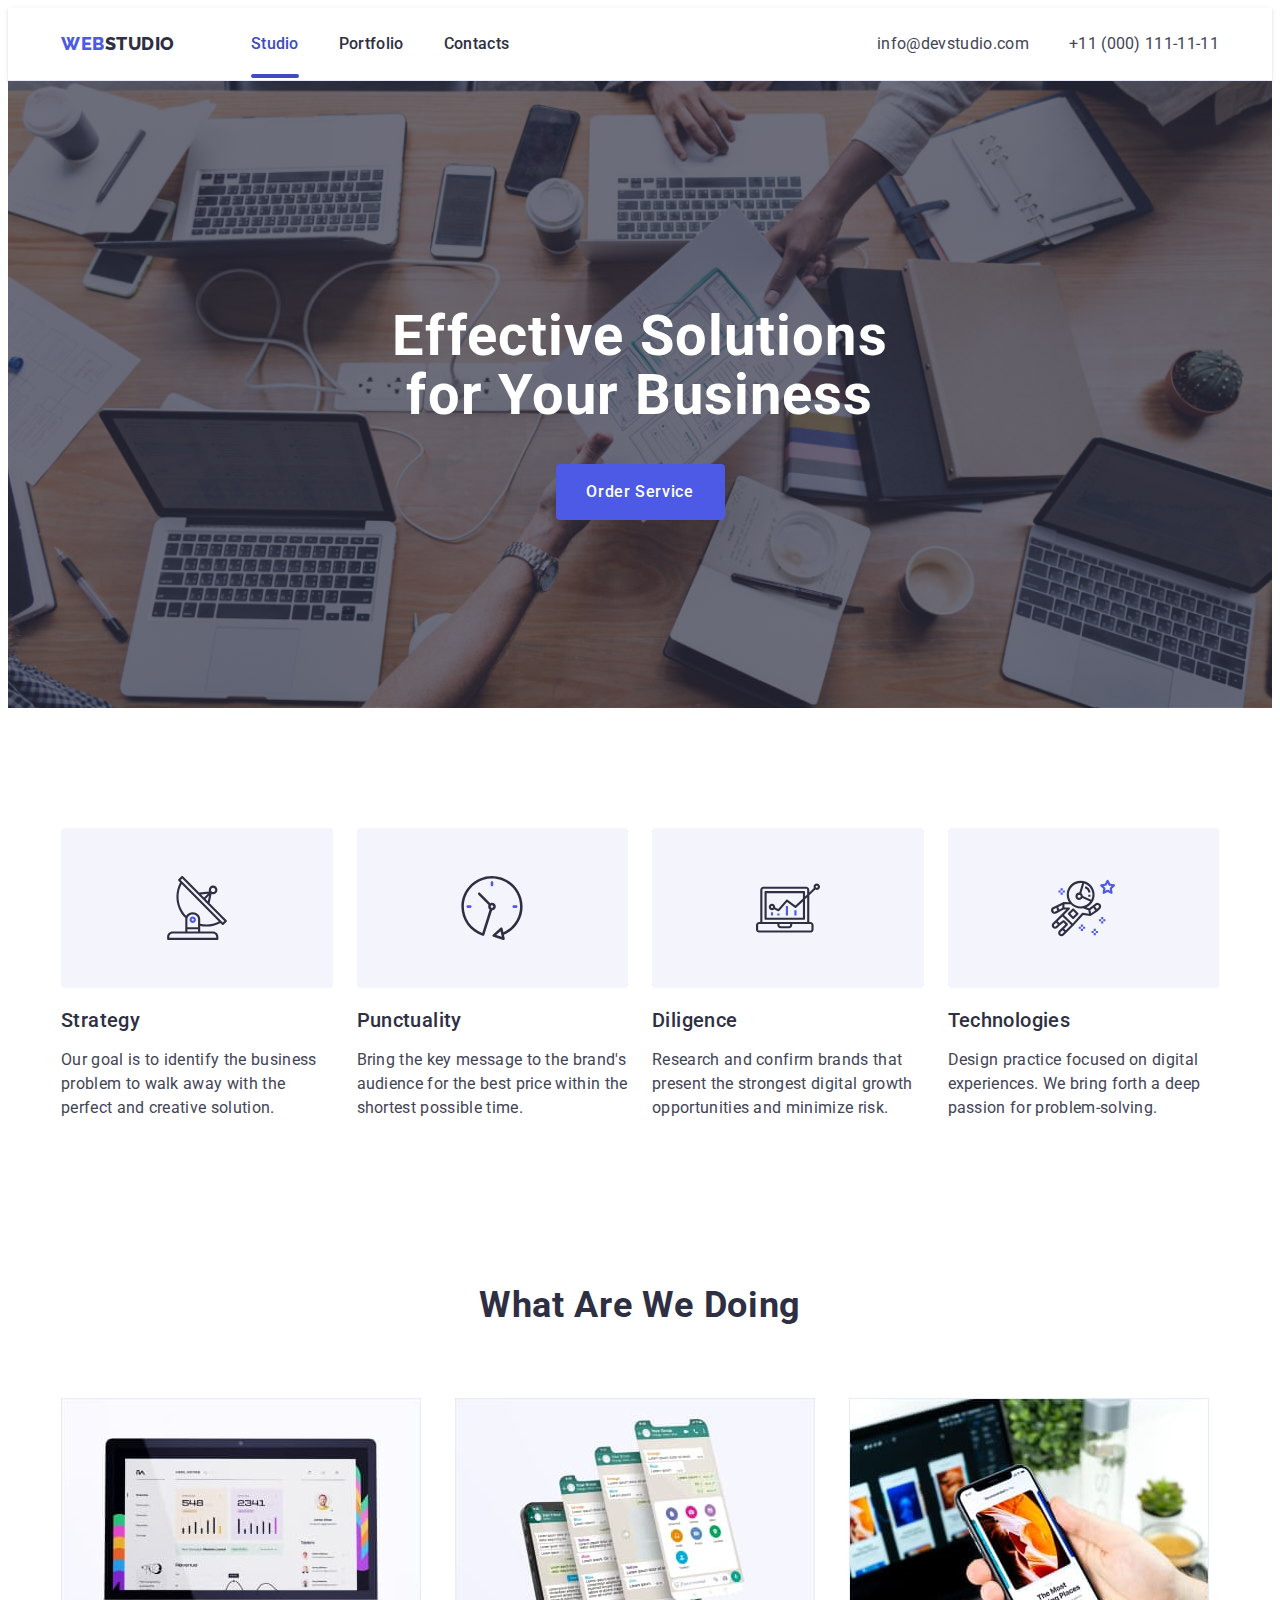
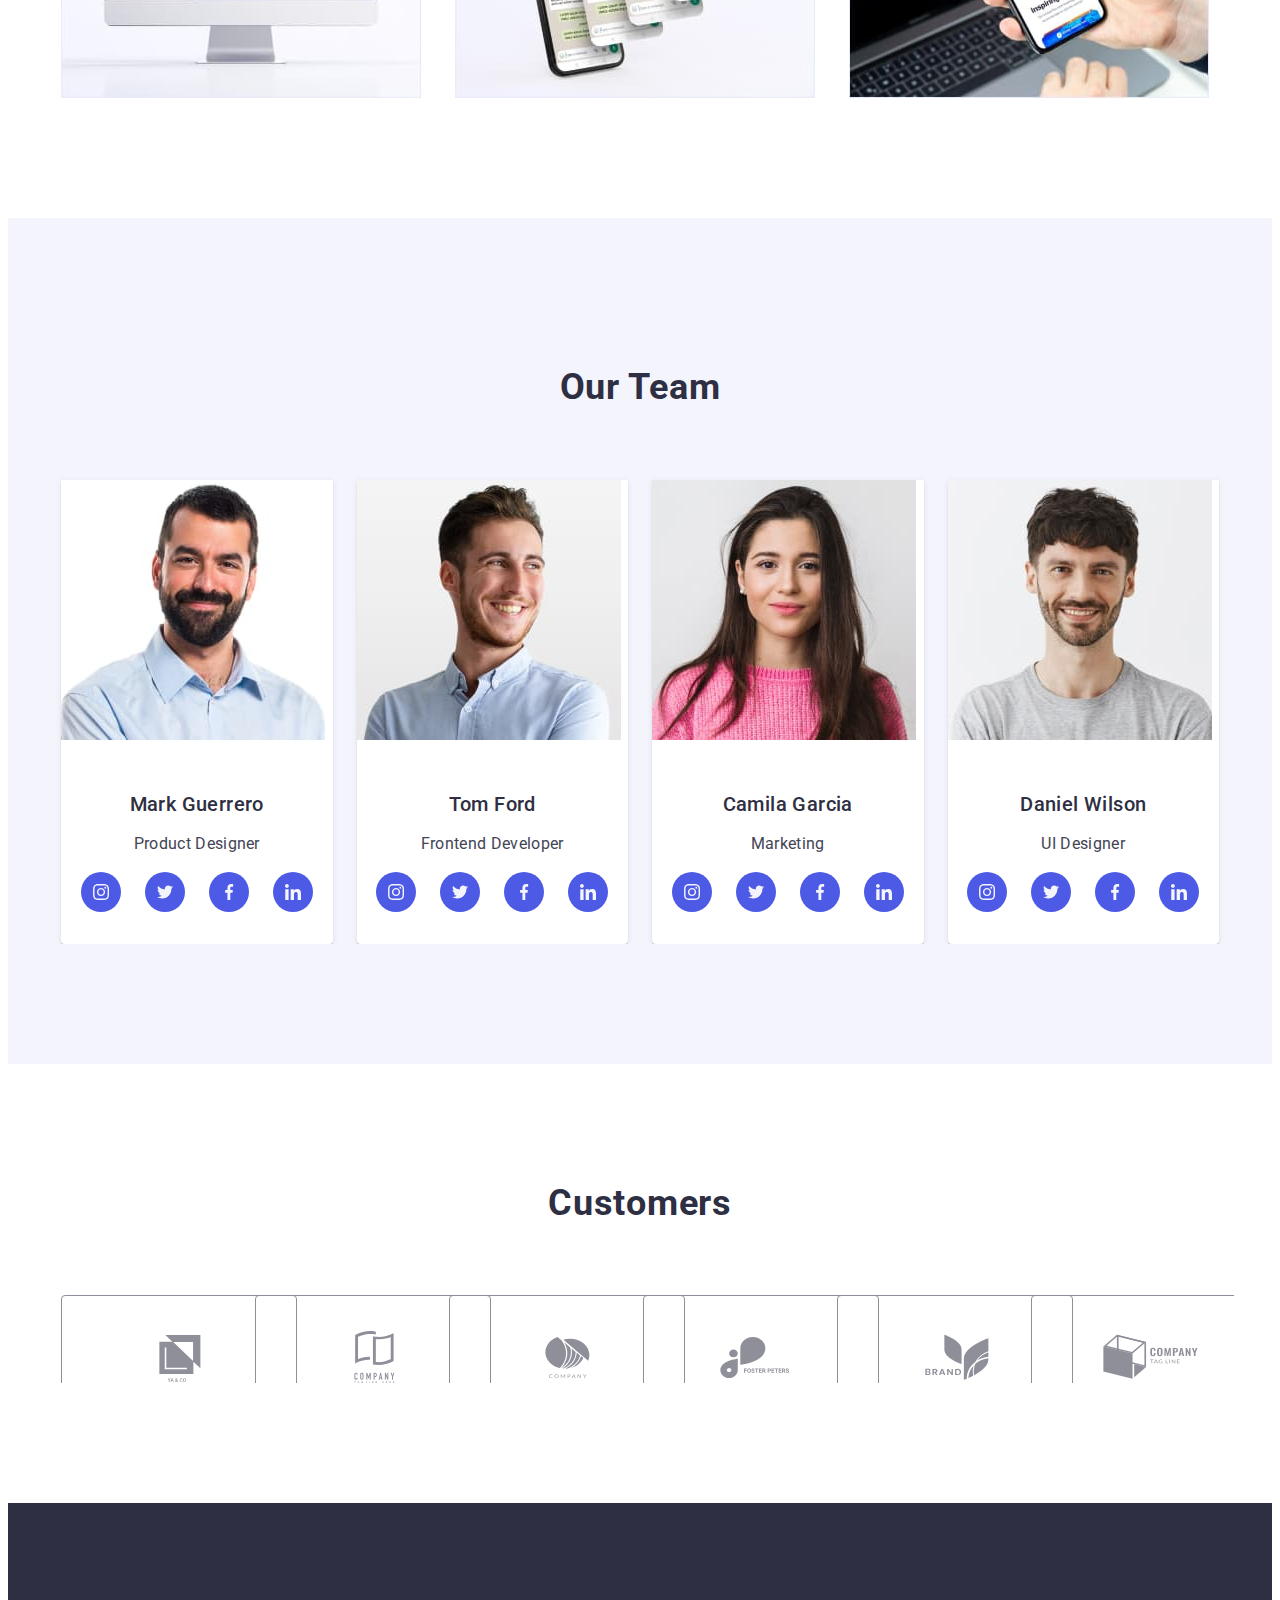
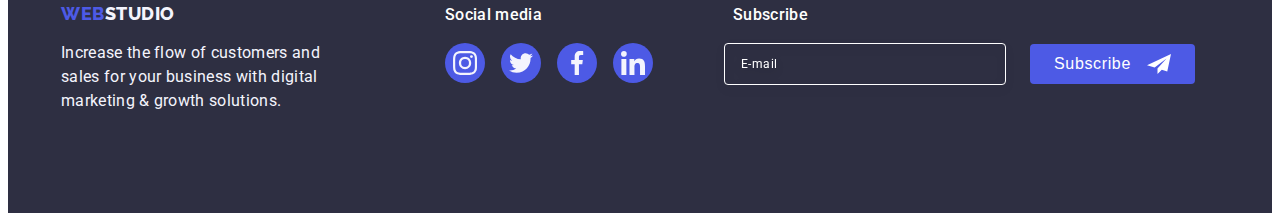
<file: index.html>
<!DOCTYPE html>
<html lang="en">
  <head>
    <meta charset="UTF-8" />
    <meta name="description" content="Effective Solutions for Your Business" />
    <title>Web Studio</title>
    <link rel="preconnect" href="https://fonts.googleapis.com" />
    <link rel="preconnect" href="https://fonts.gstatic.com" />
    <link rel="preconnect" href="https://fonts.gstatic.com" />
    <link
      href="https://fonts.googleapis.com/css2?family=Roboto:wght@400;700&display=swap"
      rel="stylesheet"
    />
    <link rel="preconnect" href="https://fonts.googleapis.com" />
    <link rel="preconnect" href="https://fonts.gstatic.com" crossorigin />
    <link
      href="https://fonts.googleapis.com/css2?family=Raleway:wght@400;700&display=swap"
      rel="stylesheet"
    />
    <link
      rel="stylesheet"
      href="https://cdnjs.cloudflare.com/ajax/libs/modern-normalize/2.0.0/modern-normalize.min.css"
      integrity="sha512-4xo8blKMVCiXpTaLzQSLSw3KFOVPWhm/TRtuPVc4WG6kUgjH6J03IBuG7JZPkcWMxJ5huwaBpOpnwYElP/m6wg=="
      crossorigin="anonymous"
      referrerpolicy="no-referrer"
    />
    <link rel="stylesheet" href="./css/styles.css" />
  </head>
  <body>
    <header class="header">
      <div class="container">
        <nav class="page-nav">
          <a class="logo link" href="./index.html" target="_self"
            >Web<span class="logo-web">Studio</span></a
          >
          <ul class="list">
            <li>
              <a
                class="nav-link link current-page"
                href="./index.html"
                target="_self"
                >Studio</a
              >
            </li>
            <li>
              <a class="nav-link link" href="./portfolio.html" target="_self"
                >Portfolio</a
              >
            </li>
            <li>
              <a class="nav-link link" href="">Contacts</a>
            </li>
          </ul>
        </nav>

        <address class="address">
          <ul class="list">
            <li>
              <a
                class="address-link link"
                href="mailto:info@devstudio.com"
                target="_blank"
                >info@devstudio.com</a
              >
            </li>
            <li>
              <a
                class="address-link link"
                href="tel:+110001111111"
                target="_blank"
                >+11 (000) 111-11-11</a
              >
            </li>
          </ul>
        </address>
      </div>
    </header>
    <main>
      <section class="hero">
        <div class="container">
          <h1 class="page-title">Effective Solutions for Your Business</h1>
          <button class="button" type="button" data-modal-open>
            Order Service
          </button>
        </div>
      </section>

      <section class="section-two">
        <div class="container">
          <h2 hidden class="section-title">List</h2>
          <ul class="list">
            <li class="item">
              <div class="icon-div">
                <svg class="hero-icon" width="64" height="64">
                  <use href="./images/icons.svg#icon-antenna"></use>
                </svg>
              </div>
              <h3 class="title">Strategy</h3>
              <p class="text">
                Our goal is to identify the business problem to walk away with
                the perfect and creative solution.
              </p>
            </li>
            <li class="item">
              <div class="icon-div">
                <svg class="hero-icon" width="64" height="64">
                  <use href="./images/icons.svg#icon-clock"></use>
                </svg>
              </div>
              <h3 class="title">Punctuality</h3>
              <p class="text">
                Bring the key message to the brand's audience for the best price
                within the shortest possible time.
              </p>
            </li>
            <li class="item">
              <div class="icon-div">
                <svg class="hero-icon" width="64" height="64">
                  <use href="./images/icons.svg#icon-diagram"></use>
                </svg>
              </div>
              <h3 class="title">Diligence</h3>
              <p class="text">
                Research and confirm brands that present the strongest digital
                growth opportunities and minimize risk.
              </p>
            </li>
            <li class="item">
              <div class="icon-div">
                <svg class="hero-icon" width="64" height="64">
                  <use href="./images/icons.svg#icon-astronaut"></use>
                </svg>
              </div>
              <h3 class="title">Technologies</h3>
              <p class="text">
                Design practice focused on digital experiences. We bring forth a
                deep passion for problem-solving.
              </p>
            </li>
          </ul>
        </div>
      </section>

      <section class="section-three">
        <div class="container">
          <h2 class="section-title">What are we doing</h2>
          <ul class="list">
            <li class="item">
              <img
                src="./images/rectangle-71.jpg"
                alt="iMac"
                width="360"
                height="300"
              />
            </li>
            <li class="item">
              <img
                src="./images/rectangle-72.jpg"
                alt="iPhone"
                width="360"
                height="300"
              />
            </li>
            <li class="item">
              <img
                src="./images/rectangle-73.jpg"
                alt="Macbook and iPhone"
                width="360"
                height="300"
              />
            </li>
          </ul>
        </div>
      </section>

      <section class="section-four">
        <div class="container">
          <h2 class="section-title">Our Team</h2>
          <ul class="list">
            <li class="team-li">
              <img
                src="./images/img.jpg"
                alt="photo Mark Guerrero"
                width="264"
                height="260"
              />
              <div class="team-desc">
                <h3 class="title">Mark Guerrero</h3>
                <p class="text">Product Designer</p>
                <ul class="list">
                  <li class="item">
                    <a href="" class="team-link">
                      <svg class="icon" width="16" height="16">
                        <use href="./images/icons.svg#icon-instagram"></use>
                      </svg>
                    </a>
                  </li>
                  <li class="item">
                    <a href="" class="team-link">
                      <svg class="icon" width="16" height="16">
                        <use href="./images/icons.svg#icon-twitter"></use>
                      </svg>
                    </a>
                  </li>
                  <li class="item">
                    <a href="" class="team-link">
                      <svg class="icon" width="16" height="16">
                        <use href="./images/icons.svg#icon-facebook"></use>
                      </svg>
                    </a>
                  </li>
                  <li class="item">
                    <a href="" class="team-link">
                      <svg class="icon" width="16" height="16">
                        <use href="./images/icons.svg#icon-linkedin"></use>
                      </svg>
                    </a>
                  </li>
                </ul>
              </div>
            </li>
            <li class="team-li">
              <img
                src="./images/img-2.jpg"
                alt="photo Tom Ford"
                width="264"
                height="260"
              />
              <div class="team-desc">
                <h3 class="title">Tom Ford</h3>
                <p class="text">Frontend Developer</p>
                <ul class="list">
                  <li class="item">
                    <a href="" class="team-link">
                      <svg class="icon" width="16" height="16">
                        <use href="./images/icons.svg#icon-instagram"></use>
                      </svg>
                    </a>
                  </li>
                  <li class="item">
                    <a href="" class="team-link">
                      <svg class="icon" width="16" height="16">
                        <use href="./images/icons.svg#icon-twitter"></use>
                      </svg>
                    </a>
                  </li>
                  <li class="item">
                    <a href="" class="team-link">
                      <svg class="icon" width="16" height="16">
                        <use href="./images/icons.svg#icon-facebook"></use>
                      </svg>
                    </a>
                  </li>
                  <li class="item">
                    <a href="" class="team-link">
                      <svg class="icon" width="16" height="16">
                        <use href="./images/icons.svg#icon-linkedin"></use>
                      </svg>
                    </a>
                  </li>
                </ul>
              </div>
            </li>
            <li class="team-li">
              <img
                src="./images/img-3.jpg"
                alt="photo Camila Garcia"
                width="264"
                height="260"
              />
              <div class="team-desc">
                <h3 class="title">Camila Garcia</h3>
                <p class="text">Marketing</p>
                <ul class="list">
                  <li class="item">
                    <a href="" class="team-link">
                      <svg class="icon" width="16" height="16">
                        <use href="./images/icons.svg#icon-instagram"></use>
                      </svg>
                    </a>
                  </li>
                  <li class="item">
                    <a href="" class="team-link">
                      <svg class="icon" width="16" height="16">
                        <use href="./images/icons.svg#icon-twitter"></use>
                      </svg>
                    </a>
                  </li>
                  <li class="item">
                    <a href="" class="team-link">
                      <svg class="icon" width="16" height="16">
                        <use href="./images/icons.svg#icon-facebook"></use>
                      </svg>
                    </a>
                  </li>
                  <li class="item">
                    <a href="" class="team-link">
                      <svg class="icon" width="16" height="16">
                        <use href="./images/icons.svg#icon-linkedin"></use>
                      </svg>
                    </a>
                  </li>
                </ul>
              </div>
            </li>
            <li class="team-li">
              <img
                src="./images/img-4.jpg"
                alt="photo Daniel Wilson"
                width="264"
                height="260"
              />
              <div class="team-desc">
                <h3 class="title">Daniel Wilson</h3>
                <p class="text">UI Designer</p>
                <ul class="list">
                  <li class="item">
                    <a href="" class="team-link">
                      <svg class="icon" width="16" height="16">
                        <use href="./images/icons.svg#icon-instagram"></use>
                      </svg>
                    </a>
                  </li>
                  <li class="item">
                    <a href="" class="team-link">
                      <svg class="icon" width="16" height="16">
                        <use href="./images/icons.svg#icon-twitter"></use>
                      </svg>
                    </a>
                  </li>
                  <li class="item">
                    <a href="" class="team-link">
                      <svg class="icon" width="16" height="16">
                        <use href="./images/icons.svg#icon-facebook"></use>
                      </svg>
                    </a>
                  </li>
                  <li class="item">
                    <a href="" class="team-link">
                      <svg class="icon" width="16" height="16">
                        <use href="./images/icons.svg#icon-linkedin"></use>
                      </svg>
                    </a>
                  </li>
                </ul>
              </div>
            </li>
          </ul>
        </div>
      </section>
      <section class="section-five">
        <div class="container">
          <h2 class="section-title">Customers</h2>
          <ul class="list">
            <li class="item">
              <a href="" class="link">
                <svg class="customers-icon" width="104" height="56">
                  <use href="./images/icons.svg#icon-logo-6"></use>
                </svg>
              </a>
            </li>
            <li class="item">
              <a href="" class="link">
                <svg class="customers-icon" width="104" height="56">
                  <use href="./images/icons.svg#icon-logo-5"></use>
                </svg>
              </a>
            </li>
            <li class="item">
              <a href="" class="link">
                <svg class="customers-icon" width="104" height="56">
                  <use href="./images/icons.svg#icon-logo-4"></use>
                </svg>
              </a>
            </li>
            <li class="item">
              <a href="" class="link">
                <svg class="customers-icon" width="104" height="56">
                  <use href="./images/icons.svg#icon-logo-3"></use>
                </svg>
              </a>
            </li>
            <li class="item">
              <a href="" class="link">
                <svg class="customers-icon" width="104" height="56">
                  <use href="./images/icons.svg#icon-logo-2"></use>
                </svg>
              </a>
            </li>
            <li class="item">
              <a href="" class="link">
                <svg class="customers-icon" width="104" height="56">
                  <use href="./images/icons.svg#icon-logo-1"></use>
                </svg>
              </a>
            </li>
          </ul>
        </div>
      </section>
    </main>

    <footer class="footer">
      <div class="container">
        <div class="footer-logo-div">
          <a class="logo link" href="./index.html" target="_self"
            >Web<span class="logo-web">Studio</span></a
          >
          <p class="text">
            Increase the flow of customers and sales for your business with
            digital marketing & growth solutions.
          </p>
        </div>
        <div class="footer-social-div">
          <p class="footer-title">Social media</p>
          <ul class="list">
            <li class="item">
              <a href="" class="link">
                <svg class="icon social-icon" width="24" height="24">
                  <use href="./images/icons.svg#icon-instagram"></use>
                </svg>
              </a>
            </li>
            <li class="item">
              <a href="" class="link">
                <svg class="icon social-icon" width="24" height="24">
                  <use href="./images/icons.svg#icon-twitter"></use>
                </svg>
              </a>
            </li>
            <li class="item">
              <a href="" class="link">
                <svg class="icon social-icon" width="24" height="24">
                  <use href="./images/icons.svg#icon-facebook"></use>
                </svg>
              </a>
            </li>
            <li class="item">
              <a href="" class="link">
                <svg class="icon social-icon" width="24" height="24">
                  <use href="./images/icons.svg#icon-linkedin"></use>
                </svg>
              </a>
            </li>
          </ul>
        </div>
        <div class="footer-subscribe-div">
          <p class="footer-subscribe-label">Subscribe</p>
          <form class="footer-form">
            <label class="footer-input-label">
              <input
                type="email"
                class="footer-input"
                placeholder="E-mail"
                name="email"
                id="footer-sub-email"
                required
              />
            </label>
            <button class="subscribe-button" type="submit">
              Subscribe
              <svg width="24" height="24" class="subscribe-button-icon">
                <use href="./images/icons.svg#icon-plane"></use>
              </svg>
            </button>
          </form>
        </div>
      </div>
    </footer>
    <div class="backdrop is-hidden" data-modal>
      <div class="modal">
        <button type="button" data-modal-close class="button-close">
          <svg width="8" height="8">
            <use href="./images/icons.svg#icon-close"></use>
          </svg>
        </button>
        <p class="modal-label">Leave your contacts and we will call you back</p>
        <form class="modal-form">
          <div class="modal-input-container">
            <label class="label-input" for="user-name">Name</label>
            <div class="form-input-div">
              <input
                class="form-input"
                type="text"
                name="user-name"
                id="user-name"
                autofocus
              />
              <svg width="18" height="24" class="form-input-icon">
                <use href="./images/icons.svg#icon-person"></use>
              </svg>
            </div>
          </div>
          <div class="modal-input-container">
            <label class="label-input" for="phone">Phone</label>
            <div class="form-input-div">
              <input class="form-input" type="tel" name="phone" id="phone" />
              <svg width="18" height="24" class="form-input-icon">
                <use href="./images/icons.svg#icon-phone"></use>
              </svg>
            </div>
          </div>
          <div class="modal-input-container">
            <label class="label-input" for="email">Email</label>
            <div class="form-input-div">
              <input class="form-input" type="email" name="email" id="email" />
              <svg width="18" height="24" class="form-input-icon">
                <use href="./images/icons.svg#icon-email"></use>
              </svg>
            </div>
          </div>
          <div class="modal-textarea-container">
            <label class="label-input" for="user-comment">Comment</label>
            <textarea
              class="form-textarea"
              name="user-comment"
              placeholder="Text input"
              id="user-comment"
            ></textarea>
          </div>
          <div class="policy-div">
            <input
              type="checkbox"
              name="user-privacy"
              id="user-privacy"
              class="checkbox visually-hidden"
              value="true"
            />
            <label for="user-privacy" class="label-policy">
              <span class="custom-checkbox">
                <svg class="icon-check" width="10" height="8">
                  <use href="./images/icons.svg#icon-check"></use>
                </svg>
              </span>
              I accept the terms and conditions of the
              <a href="" class="policy-link">Privacy Policy</a>
            </label>
          </div>
          <button type="submit" class="submit-btn">Send</button>
        </form>
      </div>
    </div>
    <script src="./js/modal.js"></script>
  </body>
</html>
</file>
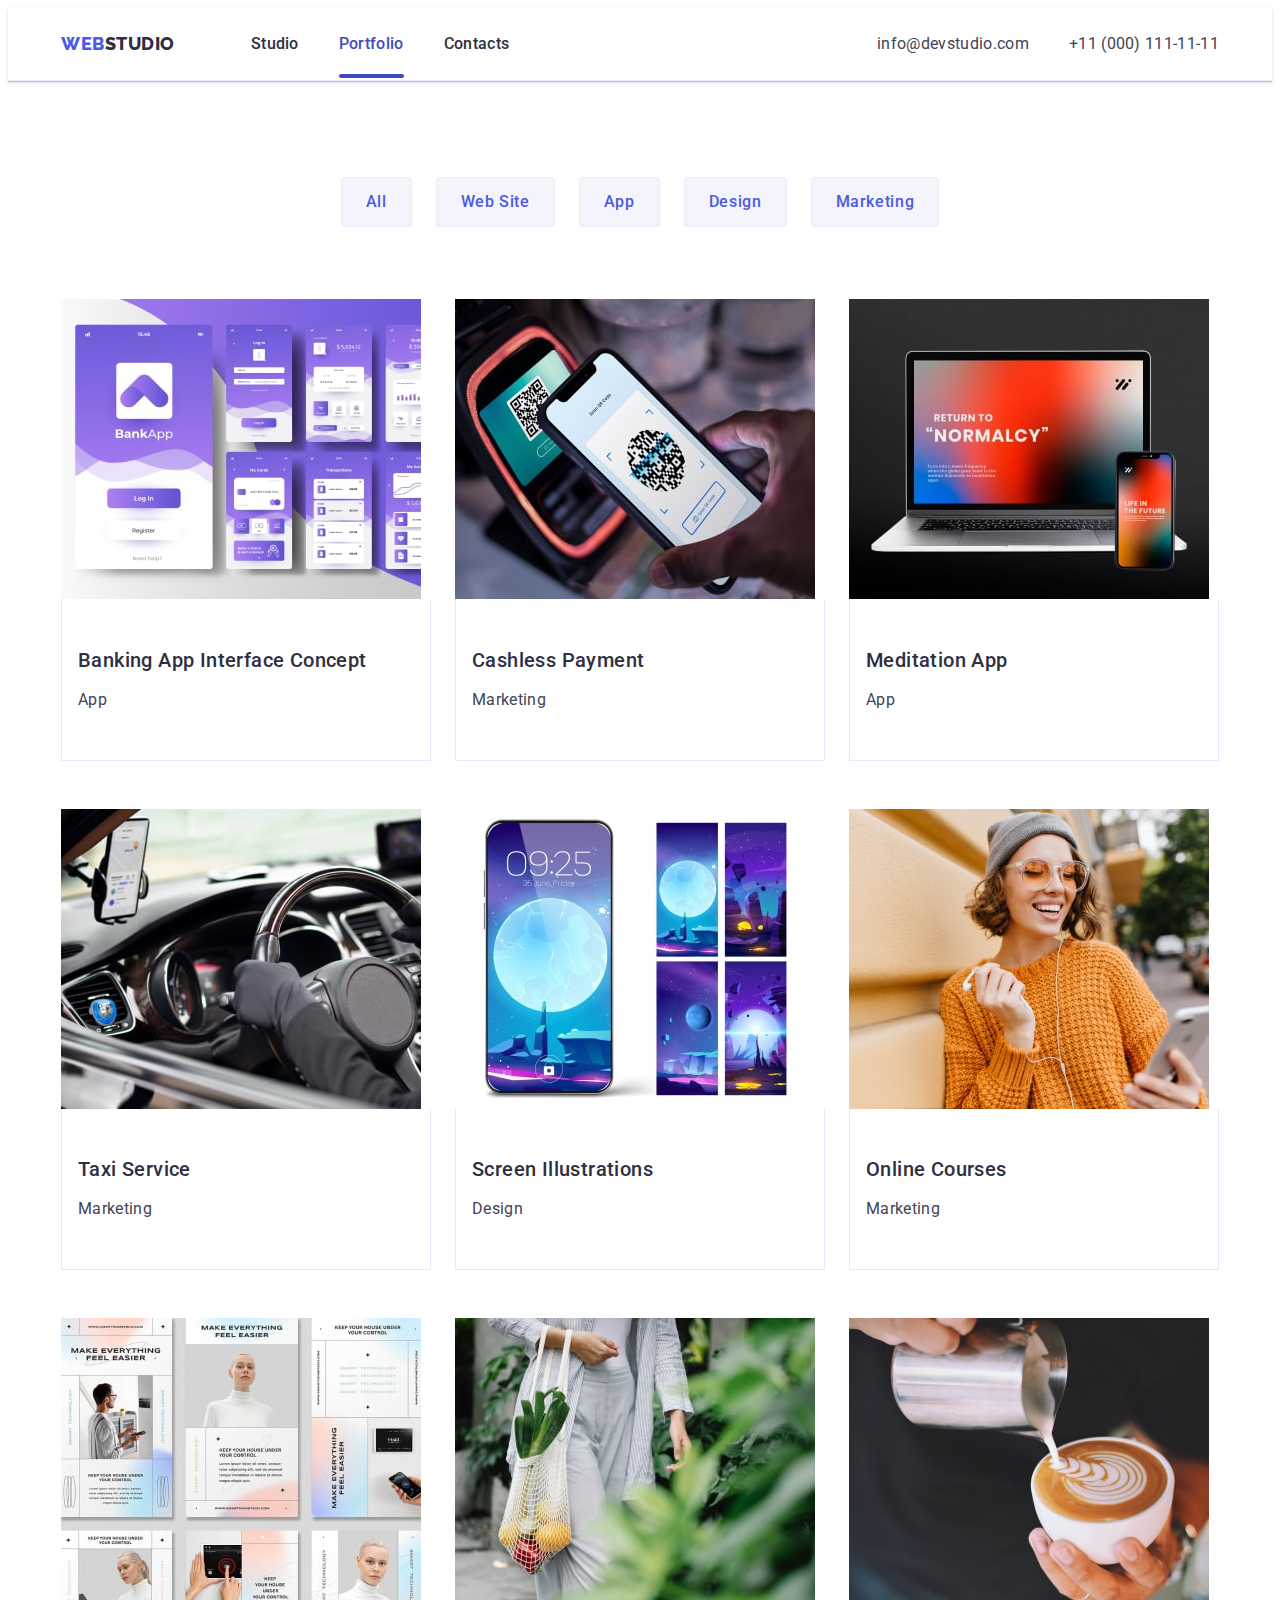
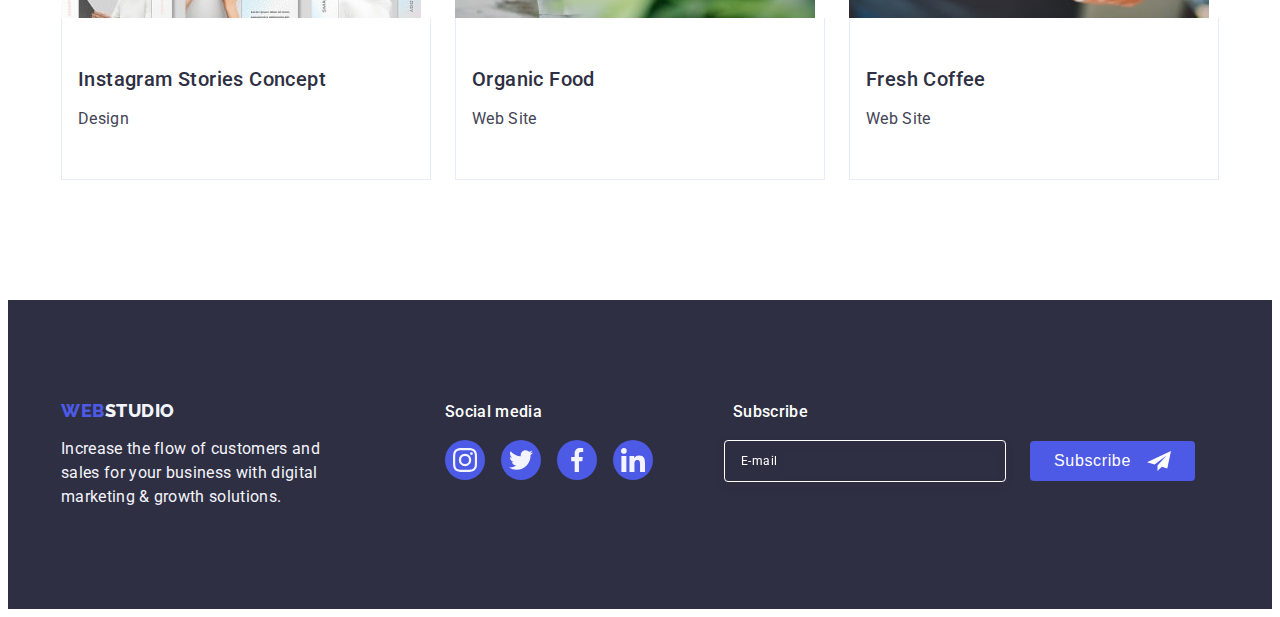
<file: portfolio.html>
<!DOCTYPE html>
<html lang="en">
  <head>
    <meta charset="UTF-8" />
    <meta name="description" content="Effective Solutions for Your Business" />
    <title>Web Studio</title>
    <link rel="preconnect" href="https://fonts.googleapis.com" />
    <link rel="preconnect" href="https://fonts.gstatic.com" />
    <link rel="preconnect" href="https://fonts.gstatic.com" />
    <link
      href="https://fonts.googleapis.com/css2?family=Roboto:wght@400;700&display=swap"
      rel="stylesheet"
    />
    <link rel="preconnect" href="https://fonts.googleapis.com" />
    <link rel="preconnect" href="https://fonts.gstatic.com" crossorigin />
    <link
      href="https://fonts.googleapis.com/css2?family=Raleway:wght@400;700&display=swap"
      rel="stylesheet"
    />
    <link
      rel="stylesheet"
      href="https://cdnjs.cloudflare.com/ajax/libs/modern-normalize/2.0.0/modern-normalize.min.css"
      integrity="sha512-4xo8blKMVCiXpTaLzQSLSw3KFOVPWhm/TRtuPVc4WG6kUgjH6J03IBuG7JZPkcWMxJ5huwaBpOpnwYElP/m6wg=="
      crossorigin="anonymous"
      referrerpolicy="no-referrer"
    />
    <link rel="stylesheet" href="./css/styles.css" />
  </head>
  <body>
    <header class="header">
      <div class="container">
        <nav class="page-nav">
          <a class="logo link" href="./index.html" target="_self"
            >Web<span class="logo-web">Studio</span></a
          >
          <ul class="list">
            <li>
              <a class="nav-link link" href="./index.html" target="_self"
                >Studio</a
              >
            </li>
            <li>
              <a
                class="nav-link link current-page"
                href="./portfolio.html"
                target="_self"
                >Portfolio</a
              >
            </li>
            <li>
              <a class="nav-link link" href="">Contacts</a>
            </li>
          </ul>
        </nav>

        <address class="address">
          <ul class="list">
            <li>
              <a
                class="address-link link"
                href="mailto:info@devstudio.com"
                target="_blank"
                >info@devstudio.com</a
              >
            </li>
            <li>
              <a
                class="address-link link"
                href="tel:+110001111111"
                target="_blank"
                >+11 (000) 111-11-11</a
              >
            </li>
          </ul>
        </address>
      </div>
    </header>

    <main>
      <section class="section-filter">
        <div class="container">
          <h1 hidden class="page-title">Filter</h1>
          <ul class="list filter-buttons">
            <li><button class="button" type="button">All</button></li>
            <li><button class="button" type="button">Web Site</button></li>
            <li><button class="button" type="button">App</button></li>
            <li><button class="button" type="button">Design</button></li>
            <li><button class="button" type="button">Marketing</button></li>
          </ul>

          <ul class="list filter-list">
            <li class="item">
              <a class="link" href="">
                <div class="overlay">
                  <img
                    src="./images/portfolio-img-1.jpg"
                    alt="photo Banking App Interface Concept"
                    width="360"
                    height="300"
                  />
                  <p class="text">
                    14 Stylish and User-Friendly App Design Concepts · Task
                    Manager App · Calorie Tracker App · Exotic Fruit Ecommerce
                    App · Cloud Storage App
                  </p>
                </div>
                <div class="item-desc">
                  <h2 class="title">Banking App Interface Concept</h2>
                  <p class="text">App</p>
                </div>
              </a>
            </li>
            <li class="item">
              <a class="link" href="">
                <div class="overlay">
                  <img
                    src="./images/portfolio-img-2.jpg"
                    alt="photo Banking App Interface Concept"
                    width="360"
                    height="300"
                  />
                  <p class="text">
                    14 Stylish and User-Friendly App Design Concepts · Task
                    Manager App · Calorie Tracker App · Exotic Fruit Ecommerce
                    App · Cloud Storage App
                  </p>
                </div>
                <div class="item-desc">
                  <h2 class="title">Cashless Payment</h2>
                  <p class="text">Marketing</p>
                </div>
              </a>
            </li>
            <li class="item">
              <a class="link" href="">
                <div class="overlay">
                  <img
                    src="./images/portfolio-img-3.jpg"
                    alt="photo Banking App Interface Concept"
                    width="360"
                    height="300"
                  />
                  <p class="text">
                    14 Stylish and User-Friendly App Design Concepts · Task
                    Manager App · Calorie Tracker App · Exotic Fruit Ecommerce
                    App · Cloud Storage App
                  </p>
                </div>
                <div class="item-desc">
                  <h2 class="title">Meditation App</h2>
                  <p class="text">App</p>
                </div>
              </a>
            </li>
            <li class="item">
              <a class="link" href="">
                <div class="overlay">
                  <img
                    src="./images/portfolio-img-4.jpg"
                    alt="photo Banking App Interface Concept"
                    width="360"
                    height="300"
                  />
                  <p class="text">
                    14 Stylish and User-Friendly App Design Concepts · Task
                    Manager App · Calorie Tracker App · Exotic Fruit Ecommerce
                    App · Cloud Storage App
                  </p>
                </div>
                <div class="item-desc">
                  <h2 class="title">Taxi Service</h2>
                  <p class="text">Marketing</p>
                </div>
              </a>
            </li>
            <li class="item">
              <a class="link" href="">
                <div class="overlay">
                  <img
                    src="./images/portfolio-img-5.jpg"
                    alt="photo Banking App Interface Concept"
                    width="360"
                    height="300"
                  />
                  <p class="text">
                    14 Stylish and User-Friendly App Design Concepts · Task
                    Manager App · Calorie Tracker App · Exotic Fruit Ecommerce
                    App · Cloud Storage App
                  </p>
                </div>
                <div class="item-desc">
                  <h2 class="title">Screen Illustrations</h2>
                  <p class="text">Design</p>
                </div>
              </a>
            </li>
            <li class="item">
              <a class="link" href="">
                <div class="overlay">
                  <img
                    src="./images/portfolio-img-6.jpg"
                    alt="photo Banking App Interface Concept"
                    width="360"
                    height="300"
                  />
                  <p class="text">
                    14 Stylish and User-Friendly App Design Concepts · Task
                    Manager App · Calorie Tracker App · Exotic Fruit Ecommerce
                    App · Cloud Storage App
                  </p>
                </div>
                <div class="item-desc">
                  <h2 class="title">Online Courses</h2>
                  <p class="text">Marketing</p>
                </div>
              </a>
            </li>
            <li class="item">
              <a class="link" href="">
                <div class="overlay">
                  <img
                    src="./images/portfolio-img-7.jpg"
                    alt="photo Banking App Interface Concept"
                    width="360"
                    height="300"
                  />
                  <p class="text">
                    14 Stylish and User-Friendly App Design Concepts · Task
                    Manager App · Calorie Tracker App · Exotic Fruit Ecommerce
                    App · Cloud Storage App
                  </p>
                </div>
                <div class="item-desc">
                  <h2 class="title">Instagram Stories Concept</h2>
                  <p class="text">Design</p>
                </div>
              </a>
            </li>
            <li class="item">
              <a class="link" href="">
                <div class="overlay">
                  <img
                    src="./images/portfolio-img-8.jpg"
                    alt="photo Banking App Interface Concept"
                    width="360"
                    height="300"
                  />
                  <p class="text">
                    14 Stylish and User-Friendly App Design Concepts · Task
                    Manager App · Calorie Tracker App · Exotic Fruit Ecommerce
                    App · Cloud Storage App
                  </p>
                </div>
                <div class="item-desc">
                  <h2 class="title">Organic Food</h2>
                  <p class="text">Web Site</p>
                </div>
              </a>
            </li>
            <li class="item">
              <a class="link" href="">
                <div class="overlay">
                  <img
                    src="./images/portfolio-img-9.jpg"
                    alt="photo Banking App Interface Concept"
                    width="360"
                    height="300"
                  />
                  <p class="text">
                    14 Stylish and User-Friendly App Design Concepts · Task
                    Manager App · Calorie Tracker App · Exotic Fruit Ecommerce
                    App · Cloud Storage App
                  </p>
                </div>
                <div class="item-desc">
                  <h2 class="title">Fresh Coffee</h2>
                  <p class="text">Web Site</p>
                </div>
              </a>
            </li>
          </ul>
        </div>
      </section>
    </main>

    <footer class="footer">
      <div class="container">
        <div class="footer-logo-div">
          <a class="logo link" href="./index.html" target="_self"
            >Web<span class="logo-web">Studio</span></a
          >
          <p class="text">
            Increase the flow of customers and sales for your business with
            digital marketing & growth solutions.
          </p>
        </div>
        <div class="footer-social-div">
          <p class="footer-title">Social media</p>
          <ul class="list">
            <li class="item">
              <a href="" class="link">
                <svg class="icon social-icon" width="24" height="24">
                  <use href="./images/icons.svg#icon-instagram"></use>
                </svg>
              </a>
            </li>
            <li class="item">
              <a href="" class="link">
                <svg class="icon social-icon" width="24" height="24">
                  <use href="./images/icons.svg#icon-twitter"></use>
                </svg>
              </a>
            </li>
            <li class="item">
              <a href="" class="link">
                <svg class="icon social-icon" width="24" height="24">
                  <use href="./images/icons.svg#icon-facebook"></use>
                </svg>
              </a>
            </li>
            <li class="item">
              <a href="" class="link">
                <svg class="icon social-icon" width="24" height="24">
                  <use href="./images/icons.svg#icon-linkedin"></use>
                </svg>
              </a>
            </li>
          </ul>
        </div>
        <div class="footer-subscribe-div">
          <p class="footer-subscribe-label">Subscribe</p>
          <form class="footer-form">
            <label class="footer-input-label">
              <input
                type="email"
                class="footer-input"
                placeholder="E-mail"
                name="email"
                id="footer-sub-email"
                required
              />
            </label>
            <button class="subscribe-button" type="submit">
              Subscribe
              <svg width="24" height="24" class="subscribe-button-icon">
                <use href="./images/icons.svg#icon-plane"></use>
              </svg>
            </button>
          </form>
        </div>
      </div>
    </footer>
  </body>
</html>
</file>
<file: css/styles.css>
:root {
  --main-text-color: #2e2f42;
  --hover-link-color: #404bbf;
  --button-default-background: #4d5ae5;
  --button-hover-background: #404bbf;
  --filter-button-default-background: #f4f4fd;
  --filter-button-default-color: #4d5ae5;
  --address-link-color: #434455;
  --ocean-color: #404bbf;
  --white-color: #ffffff;
  --slate-color: #8e8f99;
}

body {
  font-family: "Roboto", sans-serif;
  color: #434455;
  background-color: #ffffff;
  line-height: 1.5;
  letter-spacing: 0.02em;
}

img {
  display: block;
}

.container:not(.footer .container):not(.header .container) {
  display: flex;
  flex-direction: column;
  flex-wrap: wrap;
}

.container {
  max-width: 1158px;
  margin-left: auto;
  margin-right: auto;
  padding: 0 15px;
  overflow: hidden;
}

.logo {
  font-family: "Raleway", sans-serif;
  font-weight: 800;
  font-size: 18px;
  line-height: 1.17;
  letter-spacing: 0.03em;
  text-transform: uppercase;
  color: var(--button-default-background);
  margin-right: 76px;
}

.list {
  display: flex;
  gap: 24px;
  list-style: none;
  font-size: 16px;
  padding: 0;
  margin: 0;
}

.nav-link {
  font-weight: 500;
  font-size: 16px;
  line-height: 1.5;
  letter-spacing: 0.02em;
  color: var(--main-text-color);
  padding: 24px 0;
}

.nav-link:hover,
.nav-link:focus {
  color: var(--hover-link-color);
}

/* .nav-link .link::after{
  text-decoration: underline;
} */

.logo-web {
  color: var(--main-text-color);
}

.address {
  font-style: normal;
}

.address-link {
  font-size: 16px;
  line-height: 1.5;
  letter-spacing: 0.02em;
  color: var(--address-link-color);
  transition: color 250ms cubic-bezier(0.4, 0, 0.2, 1);
}

.title {
  color: var(--main-text-color);
  font-size: 20px;
  font-weight: 500;
  line-height: 1.2;
  letter-spacing: 0.02em;
}

.button {
  font-family: "Roboto", sans-serif;
  cursor: pointer;
  font-size: 16px;
  letter-spacing: 0.04em;
  font-weight: 500;
  line-height: 1.5;
}

.link {
  text-decoration: none;
}

.link:hover,
.link:focus {
  text-decoration: underline;
  color: var(--hover-link-color);
}

.address:hover {
  color: var(--hover-link-color);
}

.hero .button {
  color: white;
  background-color: var(--button-default-background);
  min-width: 169px;
  height: 56px;
  border: none;
  border-radius: 4px;
  transition: background-color 250ms cubic-bezier(0.4, 0, 0.2, 1);
}

.section-two {
  padding: 120px 0;
}

.section-two .item {
  width: calc((100% - 72px) / 4);
}

.section-two .item .title {
  margin-bottom: 8px;
}

.section-three {
  padding-bottom: 120px;
}

.section-three .item {
  width: calc((100% - 48px) / 3);
}

.button:hover,
.button:focus {
  background-color: var(--button-hover-background);
  color: white;
}

.hero {
  max-width: 1440px;
  margin-left: auto;
  margin-right: auto;
  background-image: linear-gradient(
      to bottom,
      rgba(46, 47, 66, 0.7),
      rgba(46, 47, 66, 0.7)
    ),
    url(../images/office.jpg);
  background-repeat: no-repeat;
  background-size: cover;
  background-position: center;
  background-color: var(--main-text-color);
}

.page-title {
  font-size: 56px;
  line-height: 1.07;
  text-align: center;
  letter-spacing: 0.02em;
  color: #ffffff;
  max-width: 496px;
}

.text {
  font-size: 16px;
  line-height: 1.5;
  letter-spacing: 0.02em;
  color: var(--address-link-color);
}

.section-title {
  font-size: 36px;
  line-height: 1.11;
  text-align: center;
  text-transform: capitalize;
  color: var(--main-text-color);
  letter-spacing: 0.02em;
  margin-bottom: 72px;
}

.section-four {
  padding: 120px 0;
  background-color: #f4f4fd;
}

.section-four .list {
  justify-content: center;
  align-items: center;
}

.section-four .item {
  width: 40px;
  height: 40px;
}

.team-li {
  background-color: #ffffff;
  width: calc((100% - 72px) / 4);
  border-radius: 0px 0px 4px 4px;
  box-shadow: 0px 1px 6px rgba(46, 47, 66, 0.08),
    0px 1px 1px rgba(46, 47, 66, 0.16), 0px 2px 1px rgba(46, 47, 66, 0.08);
}

.team-desc {
  padding: 32px 0;
}

.team-desc .title {
  text-align: center;
  margin-bottom: 8px;
}

.team-desc .text {
  text-align: center;
}

.header {
  border-bottom: 1px solid #e7e9fc;
  box-shadow: 0px 2px 1px rgba(46, 47, 66, 0.08),
    0px 1px 1px rgba(46, 47, 66, 0.16), 0px 1px 6px rgba(46, 47, 66, 0.08);
}

.header .container {
  display: flex;
  flex-direction: row;
  justify-content: space-between;
  align-items: center;
  flex-wrap: nowrap;
  gap: 50px;
}

.page-nav {
  display: flex;
  align-items: center;
}

.page-nav .list {
  display: flex;
  gap: 40px;
  padding: 24px 0;
  margin: 0 0;
}

.address .list {
  display: flex;
  gap: 40px;
}

.hero {
  padding: 188px 0;
}

.hero .container {
  display: flex;
  flex-direction: column;
  align-items: center;
}

.address {
  flex-shrink: 0;
}

.section-filter {
  padding: 96px 0 120px;
}

.section-filter .list {
  justify-content: center;
  flex-wrap: wrap;
}

.filter-buttons {
  margin-bottom: 72px;
}

.filter-buttons .button {
  transition: color 250ms cubic-bezier(0.4, 0, 0.2, 1),
    background-color 250ms cubic-bezier(0.4, 0, 0.2, 1),
    border-color 250ms cubic-bezier(0.4, 0, 0.2, 1),
    box-shadow 250ms cubic-bezier(0.4, 0, 0.2, 1);
}

.list .button {
  color: var(--filter-button-default-color);
  background-color: var(--filter-button-default-background);
  border: 1px solid #e7e9fc;
  padding: 12px 24px;
  border-radius: 4px;
}

.filter-buttons .button:hover,
.filter-buttons .button:focus {
  border: 1px solid transparent;
  background-color: var(--button-hover-background);
  color: white;
  box-shadow: 0px 3px 1px rgba(0, 0, 0, 0.1), 0px 2px 1px rgba(0, 0, 0, 0.08),
    0px 2px 2px rgba(0, 0, 0, 0.12);
}

.filter-list {
  column-gap: 24px;
  row-gap: 48px;
}

.filter-list .item {
  width: calc((100% - 48px) / 3);
}

.filter-list .item-desc {
  padding: 32px 16px;
  border: 1px solid #e7e9fc;
  border-top: none;
}

.filter-list .title {
  margin-bottom: 8px;
}

.filter-list .link {
  display: block;
  transition: box-shadow 250ms cubic-bezier(0.4, 0, 0.2, 1);
}

.filter-list .link:hover,
.filter-list .link:focus {
  box-shadow: 0px 1px 6px rgba(46, 47, 66, 0.08),
    0px 1px 1px rgba(46, 47, 66, 0.16), 0px 2px 1px rgba(46, 47, 66, 0.08);
}

.icon-div {
  display: flex;
  justify-content: center;
  align-items: center;
  background: #f4f4fd;
  height: 112px;
  border-radius: 4px;
  padding: 24px 0;
  margin-bottom: 8px;
}

.icon {
  fill: #f4f4fd;
}

.team-link {
  width: 100%;
  height: 100%;
  background-color: #4d5ae5;
  border-radius: 50%;
  display: flex;
  align-items: center;
  justify-content: center;
  transition: background-color 250ms cubic-bezier(0.4, 0, 0.2, 1);
}

.team-link:hover,
.team-link:focus {
  background-color: var(--ocean-color);
}

.section-five {
  padding: 120px 0;
}

.section-five .section-title {
  margin-top: 0;
  margin-bottom: 72px;
}

.section-five .item {
  height: 88px;
}

.section-five .link {
  display: flex;
  align-items: center;
  justify-content: center;
  padding: 16px 32px;
  border: 1px solid #8e8f99;
  border-radius: 4px;
  fill: #8e8f99;
  color: #8e8f99;
  width: 100%;
  height: 100%;
  transition: border-color 250ms cubic-bezier(0.4, 0, 0.2, 1),
    color 250ms cubic-bezier(0.4, 0, 0.2, 1);
}

.section-five .link:hover,
.section-five .link:focus {
  color: #404bbf;
  border-color: #404bbf;
  fill: #404bbf;
}

/* .section-five .list {
  display: flex;
  flex-wrap: wrap;
} */

.customers-icon {
  fill: currentColor;
}

/* .customers-icon:hover {
  fill: var(--ocean-color);
} */

.overlay {
  position: relative;
  overflow: hidden;
}

.overlay .text {
  position: absolute;
  color: #f4f4fd;
  padding: 40px 32px;
  top: 0;
  left: 0;
  width: 100%;
  height: 100%;
  transform: translateY(100%);
  transition: transform 250ms cubic-bezier(0.4, 0, 0.2, 1);
  background-color: #4d5ae5;
  margin: 0 0;
}

.section-filter .link:hover .text,
.section-filter .link:focus .text {
  transform: translateY(0%);
}

.backdrop {
  position: fixed;
  background: rgba(46, 47, 66, 0.4);
  width: 100%;
  height: 100%;
  top: 0;
  left: 0;
  transition: opacity 250ms cubic-bezier(0.4, 0, 0.2, 1),
    visibility 250ms cubic-bezier(0.4, 0, 0.2, 1);
}

.is-hidden {
  visibility: hidden;
  opacity: 0;
  pointer-events: none;
}

.modal {
  position: absolute;
  background: #fcfcfc;
  left: 50%;
  top: 50%;
  transform: translate(-50%, -50%);
  width: 408px;
  min-height: 584px;
  box-shadow: 0px 1px 1px rgba(0, 0, 0, 0.14), 0px 1px 3px rgba(0, 0, 0, 0.12),
    0px 2px 1px rgba(0, 0, 0, 0.2);
  border-radius: 4px;
  transition: transform 250ms cubic-bezier(0.4, 0, 0.2, 1);
  padding: 72px 24px 24px;
}

.modal .button-close {
  display: flex;
  align-items: center;
  justify-content: center;
  position: absolute;
  background: #e7e9fc;
  border: 1px solid rgba(0, 0, 0, 0.1);
  border-radius: 50%;
  width: 24px;
  height: 24px;
  right: 24px;
  top: 24px;
  z-index: 10;
  cursor: pointer;
  fill: var(--main-text-color);
  padding: 0;
  transition: background-color 250ms cubic-bezier(0.4, 0, 0.2, 1),
    border 250ms cubic-bezier(0.4, 0, 0.2, 1);
}

.modal .button-close:hover,
.modal .button-close:focus {
  border: none;
  background-color: var(--ocean-color);
  fill: var(--white-color);
}

.modal .button-close svg {
  fill: inherit;
  transition: fill 250ms cubic-bezier(0.4, 0, 0.2, 1);
}

.current-page {
  position: relative;
  color: #404bbf;
  transition: color 250ms cubic-bezier(0.4, 0, 0.2, 1);
}
.current-page::after {
  content: "";
  height: 4px;
  width: 100%;
  bottom: -1px;
  left: 0;
  background-color: #404bbf;
  border-radius: 2px;
  position: absolute;
}

.footer {
  background-color: var(--main-text-color);
  padding: 100px 0;
}

.footer-title {
  font-weight: 500;
  font-size: 16px;
  line-height: 1.5;
  color: #f4f4fd;
  letter-spacing: 0.02em;
  color: var(--white-color);
  margin-bottom: 16px;
  margin-top: 0;
}

.footer .list {
  gap: 16px;
}

.footer-logo-div {
  margin-right: 120px;
}

.footer .container {
  display: flex;
  /* gap: 120px; */
  /* align-items: baseline; */
}

.footer-logo-div .link {
  display: inline-block;
  margin-bottom: 16px;
}

.footer .logo-web {
  color: #f4f4fd;
}

.footer-logo-div .text {
  max-width: 264px;
  color: #f4f4fd;
  margin: 0 0;
}

.footer-social-div {
  margin-right: 80px;
}

.footer-social-div .item {
  width: 40px;
  height: 40px;
}

.footer-social-div .link {
  width: 100%;
  height: 100%;
  background-color: var(--button-default-background);
  border-radius: 50%;
  display: flex;
  justify-content: center;
  align-items: center;
  transition: background-color 250ms cubic-bezier(0.4, 0, 0.2, 1);
}

.footer-social-div .link:hover,
.footer-social-div .link:focus {
  background-color: #31d0aa;
}

.footer-form {
  display: flex;
  justify-content: center;
  align-items: center;
  max-width: 453px;
  gap: 24px;
}

input,
textarea {
  font-family: inherit;
  border: none;
  margin: 0;
  padding: 0;
}

.footer-input {
  width: 264px;
  height: 40px;
  border-radius: 4px;
  border: 1px solid #ffffff;
  background-color: transparent;
  padding-left: 16px;
  color: var(--white-color);
  outline: none;
  font-size: 12px;
  line-height: 1.5;
  letter-spacing: 0.04em;
  filter: drop-shadow(0px 4px 4px rgba(0, 0, 0, 0.15));
  transition: border-color 250ms cubic-bezier(0.4, 0, 0.2, 1);
}

.footer-input:focus-within {
  border-color: var(--button-default-background);
}

.footer-input::placeholder {
  color: var(--white-color);
  font-style: normal;
  font-weight: 400;
  font-size: 12px;
  line-height: 24px;
  letter-spacing: 0.04em;
}

.subscribe-button {
  min-width: 165px;
  height: 40px;
  display: flex;
  align-items: center;
  justify-content: center;
  letter-spacing: 0.04em;
  color: var(--white-color);
  background-color: var(--button-default-background);
  border-radius: 4px;
  border: none;
  fill: currentColor;
  cursor: pointer;
  font-size: 16px;
  font-weight: 500;
  line-height: 1.5;
  transition: background-color 250ms cubic-bezier(0.4, 0, 0.2, 1);
}

.subscribe-button:is(:hover, :focus) {
  background-color: var(--button-hover-background);
}

.footer-subscribe-label {
  margin: 0 0 16px 0;
  font-weight: 500;
  font-size: 16px;
  line-height: 24px;
  letter-spacing: 0.02em;
  color: #ffffff;
}

.subscribe-button-icon {
  margin-left: 16px;
}

.modal-label {
  font-weight: 500;
  font-size: 16px;
  line-height: 1.5;
  text-align: center;
  letter-spacing: 0.02em;
  color: var(--main-text-color);
  margin-bottom: 16px;
}

/* .modal-form {
  display: flex;
  flex-direction: column;
  align-items: stretch;
  gap: 8px;
} */

.label-input {
  display: block;
  margin-bottom: 4px;
  font-size: 12px;
  line-height: 1.17;
  letter-spacing: 0.04em;
  color: var(--slate-color);
}

.form-input-div {
  position: relative;
}

.form-input-icon {
  padding: 6px 3px;
  position: absolute;
  left: 16px;
  top: 50%;
  transform: translateY(-50%);
  fill: var(--main-text-color);
  transition: fill 250ms cubic-bezier(0.4, 0, 0.2, 1);
}

.form-input {
  padding-left: 38px;
  border: 1px solid rgba(46, 47, 66, 0.4);
  border-radius: 4px;
  height: 40px;
  width: 100%;
  transition: border-color 250ms cubic-bezier(0.4, 0, 0.2, 1);
  background-color: transparent;
  outline: transparent;
}

.form-input:focus {
  border-color: var(--button-default-background);
}

.form-input:focus + svg {
  fill: var(--button-default-background);
}

.form-textarea {
  padding: 8px 16px;
  border: 1px solid rgba(46, 47, 66, 0.4);
  border-radius: 4px;
  resize: none;
  width: 100%;
  height: 120px;
  font-size: 12px;
  line-height: 1.17;
  letter-spacing: 0.04em;
  color: rgba(46, 47, 66, 0.4);
  background-color: transparent;
  outline: transparent;
  transition: border-color 250ms cubic-bezier(0.4, 0, 0.2, 1);
}

.form-textarea::placeholder {
  font-weight: 400;
  font-size: 12px;
  line-height: 1.16;
  letter-spacing: 0.04em;
  color: rgba(46, 47, 66, 0.4);
}

.form-textarea:focus-within {
  border-color: var(--button-default-background);
}

.submit-btn {
  display: block;
  border: none;
  min-width: 169px;
  height: 56px;
  background-color: var(--button-default-background);
  box-shadow: 0px 4px 4px rgba(0, 0, 0, 0.15);
  border-radius: 4px;
  margin: 0 auto;
  color: var(--white-color);
  font-weight: 500;
  font-size: 16px;
  line-height: 1.5;
  letter-spacing: 0.04em;
  cursor: pointer;
  transition: background-color 250ms cubic-bezier(0.4, 0, 0.2, 1);
}

.submit-btn:is(:hover, :focus) {
  background-color: var(--button-hover-background);
}

.visually-hidden {
  position: absolute;
  width: 1px;
  height: 1px;
  margin: -1px;
  border: 0;
  padding: 0;
  white-space: nowrap;
  clip-path: inset(100%);
  clip: rect(0 0 0 0);
  overflow: hidden;
}

.custom-checkbox {
  display: inline-flex;
  justify-content: center;
  align-items: center;
  width: 16px;
  height: 16px;
  border: 1px solid rgba(46, 47, 66, 0.4);
  border-radius: 2px;
  position: relative;
  margin-right: 8px;
  transition: background-color 250ms cubic-bezier(0.4, 0, 0.2, 1),
    border 250ms cubic-bezier(0.4, 0, 0.2, 1),
    fill 250ms cubic-bezier(0.4, 0, 0.2, 1);
  fill: transparent;
}

/* .icon-check {
  fill: transparent;
} */

.modal-form .checkbox:checked + .label-policy .custom-checkbox {
  background-color: var(--ocean-color);
  border: none;
}

.modal-form .checkbox:checked + .label-policy .custom-checkbox {
  fill: var(--filter-button-default-background);
}

.policy-div {
  margin-bottom: 24px;
}

.label-policy {
  font-size: 12px;
  line-height: 1.17;
  letter-spacing: 0.04em;
  color: var(--slate-color);
}

.policy-link {
  color: var(--button-default-background);
}

.modal-form-container {
  margin-bottom: 8px;
}

.modal-input-container {
  margin-bottom: 8px;
}

.modal-textarea-container {
  margin-bottom: 16px;
}
</file>
